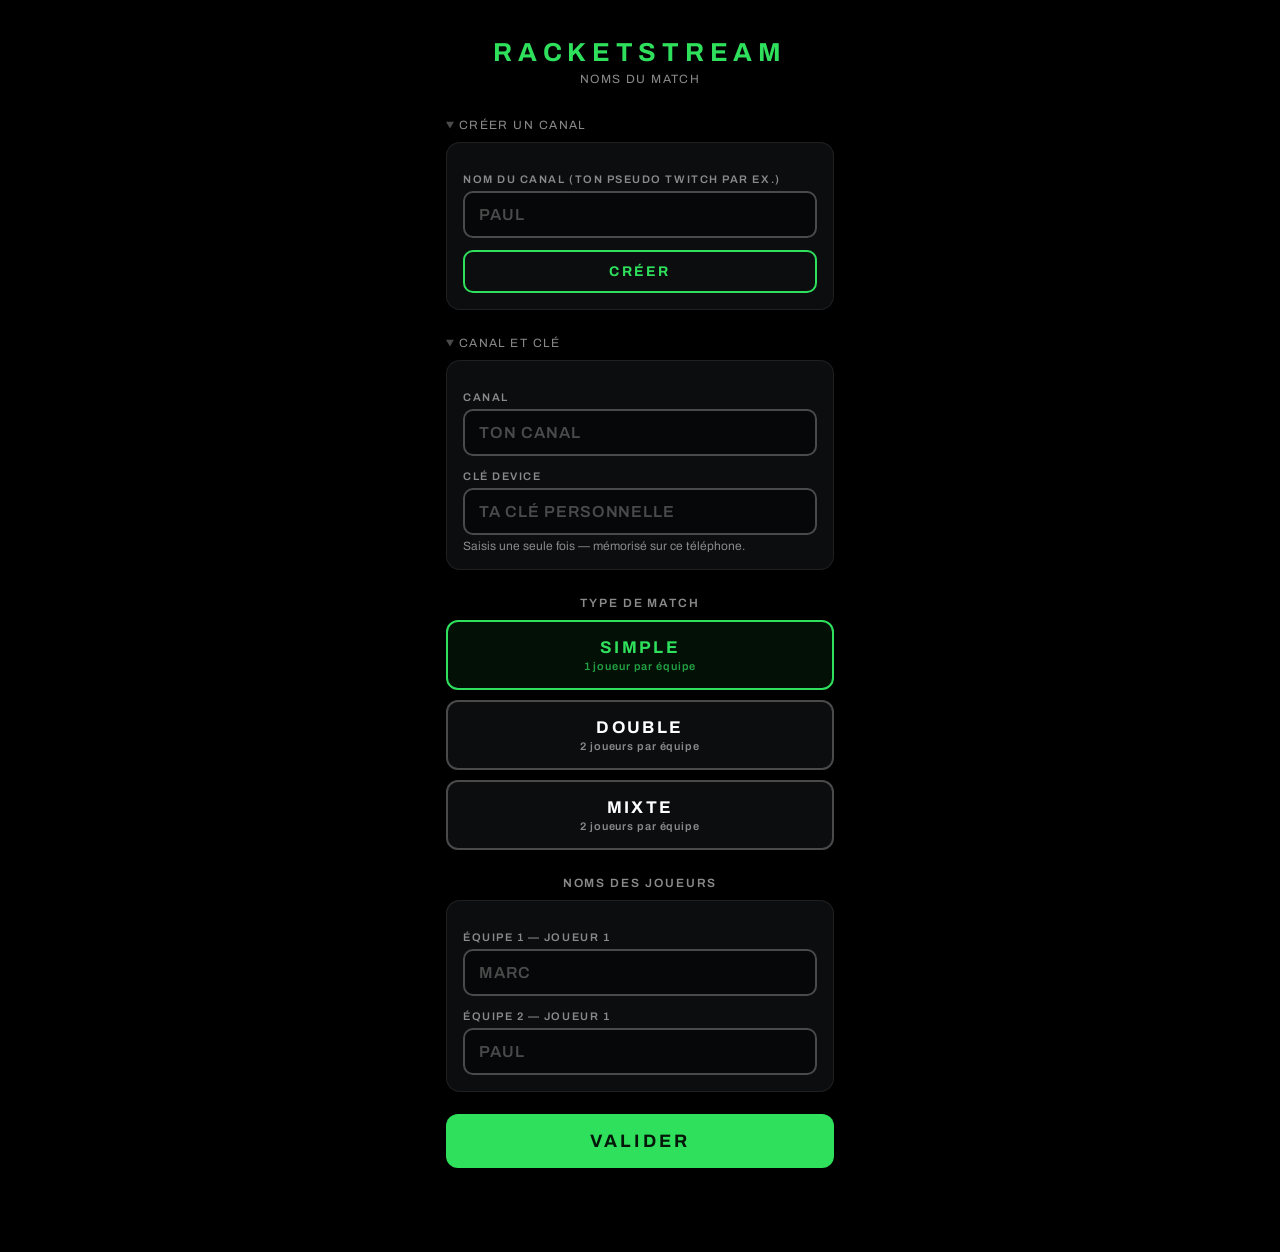
<file: portal/index.html>
<!doctype html>
<html lang="fr">
<head>
<meta charset="utf-8">
<meta name="viewport" content="width=device-width, initial-scale=1">
<title>RacketStream — Noms du match</title>
<link rel="preconnect" href="https://fonts.googleapis.com">
<link rel="preconnect" href="https://fonts.gstatic.com" crossorigin>
<link href="https://fonts.googleapis.com/css2?family=Archivo:wght@600;700&display=swap" rel="stylesheet">
<style>
  /* Portail RacketStream — le même langage visuel que l'écran de la montre :
     fond noir, vert #2FE05C, typographie Archivo, gros blocs tapables. */
  :root {
    --green: #2FE05C;
    --red: #E5484D;
    --grey: #8A8A8A;
    --dim: #4A4A4A;
    --txt: #FFFFFF;
  }
  html, body {
    margin: 0; padding: 0; background: #000; color: var(--txt);
    font-family: "Archivo", "Helvetica Neue", Arial, sans-serif;
    -webkit-text-size-adjust: 100%;
  }
  body { min-height: 100vh; display: flex; flex-direction: column; align-items: center; }
  .wrap { width: 100%; max-width: 420px; padding: 20px 16px 48px; box-sizing: border-box; }
  header { text-align: center; padding: 18px 0 6px; }
  .brand { color: var(--green); font-size: 26px; font-weight: 700; letter-spacing: 0.22em; }
  .sub { color: var(--grey); font-size: 12px; letter-spacing: 0.12em; text-transform: uppercase; margin-top: 6px; }
  h2 { color: var(--grey); font-size: 12px; font-weight: 600; letter-spacing: 0.16em; text-transform: uppercase; margin: 26px 0 10px; text-align: center; }
  .card { background: #0B0D0F; border: 1px solid rgba(255,255,255,0.08); border-radius: 14px; padding: 16px; }

  /* Tuiles de type — comme l'écran SETUP de la montre. */
  .tiles { display: flex; flex-direction: column; gap: 10px; }
  .tile {
    border: 2px solid var(--dim); border-radius: 12px; background: #0B0D0F;
    color: var(--txt); font-family: inherit; font-weight: 700; font-size: 17px;
    letter-spacing: 0.14em; padding: 16px; cursor: pointer; text-align: center;
    transition: border-color .15s, color .15s, background .15s;
  }
  .tile small { display: block; color: var(--grey); font-weight: 600; font-size: 11px; letter-spacing: 0.08em; margin-top: 3px; }
  .tile.on { border-color: var(--green); color: var(--green); background: rgba(47,224,92,0.07); }
  .tile.on small { color: rgba(47,224,92,0.7); }

  label { display: block; color: var(--grey); font-size: 11px; font-weight: 600; letter-spacing: 0.14em; text-transform: uppercase; margin: 14px 0 6px; }
  input {
    width: 100%; box-sizing: border-box; background: #060708; color: var(--txt);
    border: 2px solid var(--dim); border-radius: 10px; padding: 13px 14px;
    font-family: inherit; font-size: 16px; font-weight: 600; letter-spacing: 0.06em;
    text-transform: uppercase;
  }
  input:focus { outline: none; border-color: var(--green); }
  input::placeholder { color: var(--dim); }

  #validate {
    width: 100%; margin-top: 22px; background: var(--green); color: #04180A;
    border: none; border-radius: 12px; padding: 17px; cursor: pointer;
    font-family: inherit; font-size: 18px; font-weight: 700; letter-spacing: 0.18em;
  }
  .ghost {
    width: 100%; background: transparent; color: var(--green);
    border: 2px solid var(--green); border-radius: 10px; padding: 12px;
    cursor: pointer; font-family: inherit; font-size: 14px; font-weight: 700;
    letter-spacing: 0.16em;
  }
  .ghost:active { transform: translateY(1px); }
  #validate:active { transform: translateY(1px); }
  #validate[disabled] { opacity: 0.45; }

  #status { text-align: center; min-height: 22px; margin-top: 14px; font-size: 13px; font-weight: 600; letter-spacing: 0.08em; }
  #status.ok { color: var(--green); }
  #status.err { color: var(--red); }

  details { margin-top: 26px; }
  summary { color: var(--grey); font-size: 12px; letter-spacing: 0.12em; text-transform: uppercase; cursor: pointer; }
  summary::marker { color: var(--dim); }
  .muted { color: var(--grey); font-size: 12px; margin-top: 4px; }
</style>
</head>
<body>
<div class="wrap">
  <header>
    <div class="brand">RACKETSTREAM</div>
    <div class="sub">Noms du match</div>
  </header>

  <details open id="register">
    <summary>Créer un canal</summary>
    <div class="card" style="margin-top:10px">
      <label for="newChannel">Nom du canal (ton pseudo Twitch par ex.)</label>
      <input id="newChannel" maxlength="32" placeholder="paul" autocomplete="off">
      <button id="create" style="margin-top:12px" class="ghost">CRÉER</button>
      <div id="regOut" class="muted" style="display:none">
        <div style="margin-top:10px">Ta clé personnelle — <b>affichée une seule fois</b> :</div>
        <textarea id="regKey" readonly style="width:100%;box-sizing:border-box;background:#060708;color:var(--green);border:1px solid var(--dim);border-radius:8px;padding:10px;font-family:monospace;font-size:13px;margin-top:6px;height:64px"></textarea>
        <div style="margin-top:8px">Recopie-la maintenant. Elle alimente ce portail et les Réglages GCM de ta montre.</div>
      </div>
    </div>
  </details>

  <details open id="setup">
    <summary>Canal et clé</summary>
    <div class="card" style="margin-top:10px">
      <label for="channel">Canal</label>
      <input id="channel" placeholder="ton canal" autocomplete="off">
      <label for="key">Clé device</label>
      <input id="key" placeholder="ta clé personnelle" autocomplete="off">
      <div class="muted">Saisis une seule fois — mémorisé sur ce téléphone.</div>
    </div>
  </details>

  <h2>Type de match</h2>
  <div class="tiles">
    <button class="tile on" data-format="simple">SIMPLE<small>1 joueur par équipe</small></button>
    <button class="tile" data-format="double">DOUBLE<small>2 joueurs par équipe</small></button>
    <button class="tile" data-format="mixte">MIXTE<small>2 joueurs par équipe</small></button>
  </div>

  <h2>Noms des joueurs</h2>
  <div class="card">
    <label for="name1">Équipe 1 — joueur 1</label>
    <input id="name1" maxlength="24" placeholder="MARC" autocomplete="off">
    <div id="b1">
      <label for="name1b">Équipe 1 — joueur 2</label>
      <input id="name1b" maxlength="24" placeholder="JULES" autocomplete="off">
    </div>
    <label for="name2">Équipe 2 — joueur 1</label>
    <input id="name2" maxlength="24" placeholder="PAUL" autocomplete="off">
    <div id="b2">
      <label for="name2b">Équipe 2 — joueur 2</label>
      <input id="name2b" maxlength="24" placeholder="HUGO" autocomplete="off">
    </div>
  </div>

  <button id="validate">VALIDER</button>
  <div id="status"></div>
</div>

<script>
  // Portail des noms — zéro framework, une seule requête au backend.
  // GET  /names?channel=…  (public)  → pré-remplissage
  // POST /names  (X-Device-Key)      → enregistrement
  const SUPABASE = "https://bzdbnptnubkkagmmxhyi.supabase.co";
  const $ = (id) => document.getElementById(id);
  const LS = "badscore-portal";

  let format = "simple";

  // --- pré-remplissage depuis localStorage ---
  try {
    const saved = JSON.parse(localStorage.getItem(LS) || "{}");
    if (saved.channel) $("channel").value = saved.channel;
    if (saved.key) $("key").value = saved.key;
  } catch { /* premier lancement */ }

  // --- tuiles de type ---
  // Simple = UN joueur par équipe : les partenaires disparaissent entièrement.
  function applyFormat() {
    const dbl = format !== "simple";
    $("b1").style.display = dbl ? "block" : "none";
    $("b2").style.display = dbl ? "block" : "none";
    document.querySelectorAll(".tile").forEach((x) => x.classList.toggle("on", x.dataset.format === format));
  }
  document.querySelectorAll(".tile").forEach((t) => t.addEventListener("click", () => {
    format = t.dataset.format;
    applyFormat();
  }));
  applyFormat();

  // --- pré-remplir les noms si canal connu ---
  async function loadNames() {
    const channel = $("channel").value.trim();
    if (!channel) return;
    try {
      const res = await fetch(`${SUPABASE}/functions/v1/names?channel=${encodeURIComponent(channel)}`);
      if (!res.ok) return;
      const n = await res.json();
      $("name1").value = n.name1 || "";
      $("name1b").value = n.name1b || "";
      $("name2").value = n.name2 || "";
      $("name2b").value = n.name2b || "";
      format = n.format || "simple";
      applyFormat();
    } catch { /* hors ligne : champs vides */ }
  }
  $("channel").addEventListener("change", loadNames);
  loadNames();

  // --- créer un canal ---
  $("create").addEventListener("click", async () => {
    const channel = $("newChannel").value.trim();
    if (!channel) { status("Choisis un nom de canal", "err"); return; }
    $("create").disabled = true;
    status("Création…");
    try {
      const res = await fetch(`${SUPABASE}/functions/v1/register`, {
        method: "POST",
        headers: { "Content-Type": "application/json" },
        body: JSON.stringify({ channel }),
      });
      if (res.ok) {
        const data = await res.json();
        $("regKey").value = data.key;
        $("regOut").style.display = "block";
        $("channel").value = data.channel;
        $("key").value = data.key;
        localStorage.setItem(LS, JSON.stringify({ channel: data.channel, key: data.key }));
        status("Canal créé ✓", "ok");
        $("setup").open = true;
        loadNames();
      } else if (res.status === 409) {
        status("Canal déjà pris — choisis-en un autre", "err");
      } else {
        status("Erreur " + res.status + " — réessaie", "err");
      }
    } catch {
      status("Réseau indisponible — réessaie", "err");
    }
    $("create").disabled = false;
  });

  // --- valider ---
  function status(msg, cls) {
    const s = $("status");
    s.textContent = msg;
    s.className = cls || "";
  }

  $("validate").addEventListener("click", async () => {
    const channel = $("channel").value.trim();
    const key = $("key").value.trim();
    const body = {
      format,
      name1: $("name1").value.trim(),
      name1b: $("name1b").value.trim(),
      name2: $("name2").value.trim(),
      name2b: $("name2b").value.trim(),
    };
    if (!channel || !key) { status("Canal et clé requis", "err"); return; }
    if (format !== "simple" && (!body.name1b || !body.name2b)) { status("Partenaires requis en double/mixte", "err"); return; }
    $("validate").disabled = true;
    status("Enregistrement…");
    try {
      const res = await fetch(`${SUPABASE}/functions/v1/names`, {
        method: "POST",
        headers: { "X-Device-Key": key, "Content-Type": "application/json" },
        body: JSON.stringify(body),
      });
      if (res.ok) {
        localStorage.setItem(LS, JSON.stringify({ channel, key }));
        status("ENREGISTRÉ ✓ — le chat et l'overlay suivent dès le prochain point", "ok");
      } else if (res.status === 401) {
        status("Clé refusée (401) — recopie-la depuis le portail d'enregistrement", "err");
      } else {
        status("Erreur " + res.status + " — réessaie", "err");
      }
    } catch {
      status("Réseau indisponible — réessaie", "err");
    }
    $("validate").disabled = false;
  });
</script>
</body>
</html>
</file>
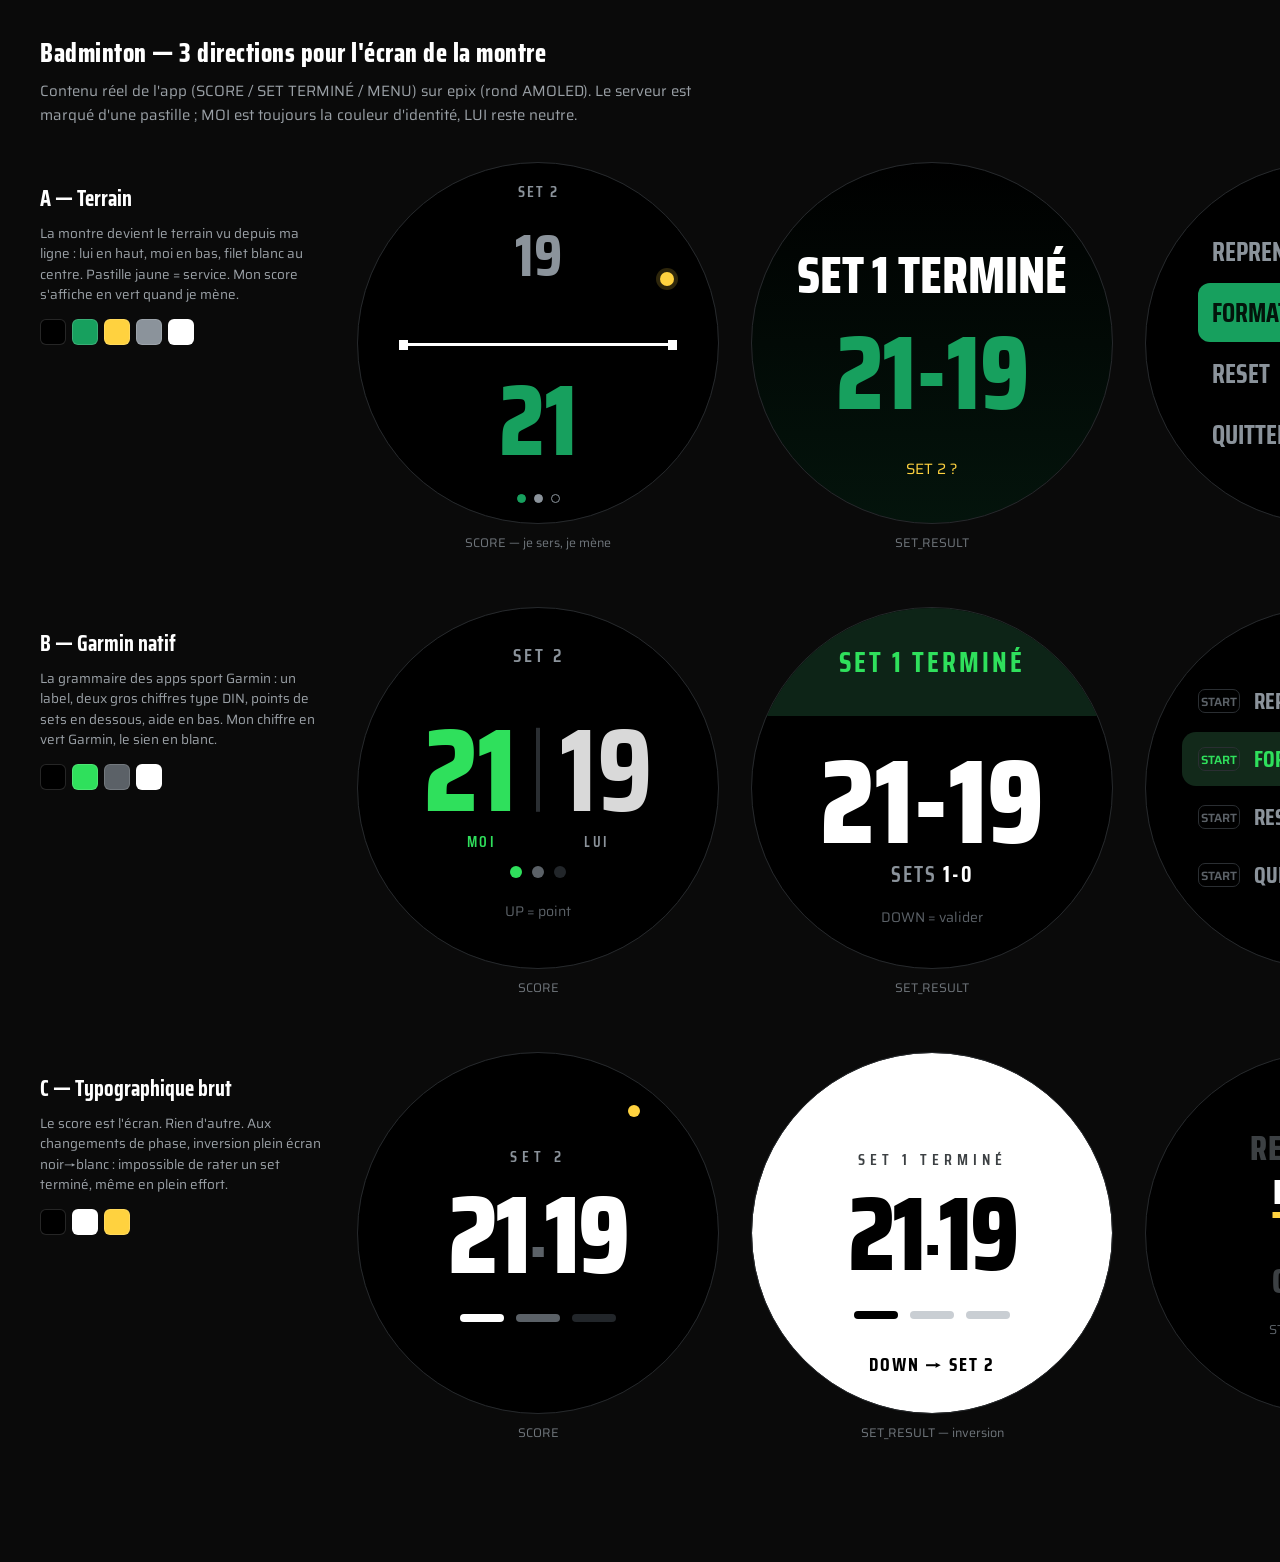
<file: docs/superpowers/notes/design-b-garmin-natif.html>
<!DOCTYPE html>
<html lang="fr">
<head>
<meta charset="utf-8">
<title>Badminton — 3 directions visuelles</title>
<link rel="preconnect" href="https://fonts.googleapis.com">
<link href="https://fonts.googleapis.com/css2?family=Saira+Condensed:wght@500;700;800&family=Saira:wght@400;600&display=swap" rel="stylesheet">
<style>
  :root{
    --bg:#0a0a0a;
    --watch:#000;
    --white:#ffffff;
    --grey:#8b939b;
    --green:#17a05e;      /* vert court BWF */
    --green-garmin:#2fe05c;
    --yellow:#ffd23f;     /* plume de volant */
    --row: 360px;         /* diamètre montre */
  }
  *{box-sizing:border-box;margin:0;padding:0}
  body{background:var(--bg);color:#c9ced3;font-family:'Saira',sans-serif;padding:32px 40px 64px}
  h1{font-family:'Saira Condensed';font-weight:800;font-size:26px;color:#fff;letter-spacing:.5px}
  p.intro{max-width:70ch;margin:6px 0 36px;font-size:15px;color:#9aa0a6}
  .dir{display:flex;align-items:flex-start;gap:28px;margin-bottom:56px}
  .dirinfo{width:290px;flex:none;padding-top:18px}
  .dirinfo .tag{font-family:'Saira Condensed';font-weight:700;font-size:22px;color:#fff}
  .dirinfo p{font-size:13.5px;line-height:1.5;color:#9aa0a6;margin-top:8px}
  .dirinfo .swatches{display:flex;gap:6px;margin-top:14px}
  .sw{width:26px;height:26px;border-radius:6px;border:1px solid rgba(255,255,255,.15)}
  .watches{display:flex;gap:34px}
  .watch{
    width:var(--row);height:var(--row);border-radius:50%;
    background:var(--watch);flex:none;position:relative;overflow:hidden;
    outline:1px solid #26292c;
  }
  .caption{width:var(--row);text-align:center;font-size:12.5px;color:#6f757b;margin-top:10px}

  /* ============ DIRECTION A — TERRAIN ============ */
  .a .half-top{position:absolute;left:0;right:0;top:0;height:46%;display:flex;align-items:center;justify-content:center;padding-top:18px}
  .a .half-bot{position:absolute;left:0;right:0;bottom:0;height:46%;display:flex;align-items:center;justify-content:center;padding-bottom:40px}
  .a .net{position:absolute;left:12%;right:12%;top:50%;height:3px;background:var(--white)}
  .a .net::before,.a .net::after{content:"";position:absolute;top:-3.5px;width:9px;height:10px;background:var(--white)}
  .a .net::before{left:-2px}.a .net::after{right:-2px}
  .a .opp{font-family:'Saira Condensed';font-weight:700;font-size:60px;color:var(--grey);line-height:1}
  .a .me{font-family:'Saira Condensed';font-weight:800;font-size:100px;color:var(--white);line-height:.9}
  .a .me.is-lead{color:var(--green)}
  .a .serve{position:absolute;width:14px;height:14px;border-radius:50%;background:var(--yellow);box-shadow:0 0 0 4px rgba(255,210,63,.18)}
  .a .serve.top{top:calc(50% - 7px - 64px);right:44px}
  .a .serve.bot{bottom:calc(50% - 7px - 64px);right:44px}
  .a .setline{position:absolute;left:0;right:0;bottom:20px;display:flex;justify-content:center;gap:8px}
  .a .dot{width:9px;height:9px;border-radius:50%;border:1.5px solid var(--grey)}
  .a .dot.won{background:var(--green);border-color:var(--green)}
  .a .dot.lost{background:var(--grey);border-color:var(--grey)}
  .a .setlabel{position:absolute;top:16px;left:0;right:0;text-align:center;font-family:'Saira Condensed';font-weight:600;font-size:16px;letter-spacing:2px;color:var(--grey)}
  /* A — set result */
  .a2{background:linear-gradient(0deg,#04140c,#000)}
  .a2 .bigset{position:absolute;left:0;right:0;top:24%;text-align:center;font-family:'Saira Condensed';font-weight:800;font-size:52px;color:var(--white);line-height:1}
  .a2 .sub{position:absolute;left:0;right:0;top:44%;text-align:center}
  .a2 .sub .n{font-family:'Saira Condensed';font-weight:800;font-size:104px;color:var(--green);line-height:1}
  .a2 .sub .l{font-family:'Saira Condensed';font-weight:600;font-size:18px;letter-spacing:3px;color:var(--grey)}
  .a2 .next{position:absolute;left:0;right:0;bottom:42px;text-align:center;font-size:15px;color:var(--yellow)}
  /* A — menu */
  .a3 .menu{position:absolute;inset:0;padding:36px 52px;display:flex;flex-direction:column;justify-content:center;gap:2px}
  .a3 .mi{font-family:'Saira Condensed';font-weight:700;font-size:26px;color:var(--grey);padding:9px 14px;border-radius:12px}
  .a3 .mi.sel{background:var(--green);color:#03140b}
  /* ============ DIRECTION B — GARMIN NATIF ============ */
  .b .top{position:absolute;top:32px;left:0;right:0;text-align:center;font-family:'Saira Condensed';font-weight:600;font-size:19px;letter-spacing:3px;color:var(--grey)}
  .b .score{position:absolute;top:50%;left:0;right:0;transform:translateY(-68%);display:flex;justify-content:center;align-items:center;gap:20px}
  .b .n-me{font-family:'Saira Condensed';font-weight:800;font-size:118px;color:var(--green-garmin);line-height:.85}
  .b .n-op{font-family:'Saira Condensed';font-weight:700;font-size:118px;color:var(--white);line-height:.85;opacity:.85}
  .b .sep{width:4px;height:84px;background:#2a2e32}
  .b .who{position:absolute;top:calc(50% + 42px);left:0;right:0;display:flex;justify-content:center;gap:88px;font-family:'Saira Condensed';font-weight:600;font-size:15px;letter-spacing:2.5px}
  .b .who .m{color:var(--green-garmin)} .b .who .l{color:var(--grey)}
  .b .sets{position:absolute;top:calc(50% + 78px);left:0;right:0;display:flex;justify-content:center;gap:10px}
  .b .sd{width:12px;height:12px;border-radius:50%;background:#22262a}
  .b .sd.me{background:var(--green-garmin)} .b .sd.op{background:#5b6167}
  .b .hint{position:absolute;bottom:46px;left:0;right:0;text-align:center;font-size:14px;color:#5b6167}
  /* B — set result */
  .b2 .banner{position:absolute;top:0;left:0;right:0;height:30%;background:#0d2417;display:flex;align-items:center;justify-content:center}
  .b2 .banner span{font-family:'Saira Condensed';font-weight:700;font-size:28px;letter-spacing:3px;color:var(--green-garmin)}
  .b2 .score2{position:absolute;top:39%;left:0;right:0;text-align:center;font-family:'Saira Condensed';font-weight:800;font-size:120px;color:#fff;line-height:.9}
  .b2 .setsline{position:absolute;bottom:76px;left:0;right:0;text-align:center;font-family:'Saira Condensed';font-weight:600;font-size:22px;letter-spacing:2px;color:var(--grey)}
  .b2 .setsline b{color:var(--white)}
  .b2 .hint{position:absolute;bottom:40px;left:0;right:0;text-align:center;font-size:14px;color:#5b6167}
  /* B — menu */
  .b3 .rows{position:absolute;inset:0;padding:26px 36px;display:flex;flex-direction:column;justify-content:center;gap:4px}
  .b3 .r{display:flex;align-items:center;gap:14px;padding:9px 16px;border-radius:14px;font-family:'Saira Condensed';font-weight:700;font-size:23px;color:var(--grey)}
  .b3 .r.sel{background:#12291a;color:var(--green-garmin)}
  .b3 .r.sel .k{color:var(--green-garmin)}
  .b3 .k{font-family:'Saira';font-weight:600;font-size:12px;width:42px;height:24px;border:1.5px solid #2a2e32;border-radius:7px;display:inline-flex;align-items:center;justify-content:center;color:#5b6167;flex:none}
  /* ============ DIRECTION C — TYPO BRUT ============ */
  .c{display:flex;align-items:center;justify-content:center}
  .c .stack{position:absolute;inset:0;display:flex;flex-direction:column;align-items:center;justify-content:center}
  .c .tiny{font-family:'Saira Condensed';font-weight:600;font-size:16px;letter-spacing:5px;color:var(--grey);margin-bottom:16px}
  .c .huge{font-family:'Saira Condensed';font-weight:800;font-size:110px;color:var(--white);line-height:.9;letter-spacing:-2px}
  .c .huge .me-c{color:var(--white)}
  .c .bars{display:flex;gap:12px;margin-top:30px;align-items:center}
  .c .bar{height:8px;width:44px;border-radius:4px;background:#22262a}
  .c .bar.m{background:var(--white)}
  .c .bar.l{background:#5b6167}
  .c .sv{position:absolute;top:52px;right:78px;width:12px;height:12px;border-radius:50%;background:var(--yellow)}
  /* C — set result (inversion plein écran) */
  .c2{background:var(--white)}
  .c2 .tiny{color:#3c4043}
  .c2 .huge{color:#000;font-size:104px}
  .c2 .bars .bar{background:#c9ced3}
  .c2 .bar.m{background:#000}
  .c2 .next{position:absolute;bottom:34px;left:0;right:0;text-align:center;font-family:'Saira Condensed';font-weight:700;font-size:19px;letter-spacing:2px;color:#000}
  /* C — menu */
  .c3{flex-direction:column}
  .c3 .stack{gap:2px}
  .c3 .mi{font-family:'Saira Condensed';font-weight:800;font-size:34px;color:#3c4043;line-height:1.25;letter-spacing:1px}
  .c3 .mi.sel{color:var(--white);text-decoration:underline;text-decoration-color:var(--yellow);text-decoration-thickness:6px;text-underline-offset:8px}
  .c3 .k{font-size:13px;font-family:'Saira';color:#5b6167;margin-top:14px}
</style>
</head>
<body>
<h1>Badminton — 3 directions pour l'écran de la montre</h1>
<p class="intro">Contenu réel de l'app (SCORE / SET TERMINÉ / MENU) sur epix (rond AMOLED). Le serveur est marqué d'une pastille ; MOI est toujours la couleur d'identité, LUI reste neutre.</p>

<!-- ================= DIRECTION A ================= -->
<div class="dir">
  <div class="dirinfo">
    <div class="tag">A — Terrain</div>
    <p>La montre devient le terrain vu depuis ma ligne : lui en haut, moi en bas, filet blanc au centre. Pastille jaune = service. Mon score s'affiche en vert quand je mène.</p>
    <div class="swatches">
      <div class="sw" style="background:#000"></div>
      <div class="sw" style="background:#17a05e"></div>
      <div class="sw" style="background:#ffd23f"></div>
      <div class="sw" style="background:#8b939b"></div>
      <div class="sw" style="background:#fff"></div>
    </div>
  </div>
  <div class="watches">
    <div>
      <div class="watch a">
        <div class="setlabel">SET 2</div>
        <div class="serve top"></div>
        <div class="half-top"><div class="opp">19</div></div>
        <div class="net"></div>
        <div class="half-bot"><div class="me is-lead">21</div></div>
        <div class="setline"><div class="dot won"></div><div class="dot lost"></div><div class="dot"></div></div>
      </div>
      <div class="caption">SCORE — je sers, je mène</div>
    </div>
    <div>
      <div class="watch a a2">
        <div class="bigset">SET 1 TERMINÉ</div>
        <div class="sub"><div class="n">21-19</div></div>
        <div class="next">SET 2 ?</div>
      </div>
      <div class="caption">SET_RESULT</div>
    </div>
    <div>
      <div class="watch a a3">
        <div class="menu">
          <div class="mi">REPRENDRE</div>
          <div class="mi sel">FORMAT</div>
          <div class="mi">RESET</div>
          <div class="mi">QUITTER</div>
        </div>
      </div>
      <div class="caption">MENU</div>
    </div>
  </div>
</div>

<!-- ================= DIRECTION B ================= -->
<div class="dir">
  <div class="dirinfo">
    <div class="tag">B — Garmin natif</div>
    <p>La grammaire des apps sport Garmin : un label, deux gros chiffres type DIN, points de sets en dessous, aide en bas. Mon chiffre en vert Garmin, le sien en blanc.</p>
    <div class="swatches">
      <div class="sw" style="background:#000"></div>
      <div class="sw" style="background:#2fe05c"></div>
      <div class="sw" style="background:#5b6167"></div>
      <div class="sw" style="background:#fff"></div>
    </div>
  </div>
  <div class="watches">
    <div>
      <div class="watch b">
        <div class="top">SET 2</div>
        <div class="score"><div class="n-me">21</div><div class="sep"></div><div class="n-op">19</div></div>
        <div class="who"><span class="m">MOI</span><span class="l">LUI</span></div>
        <div class="sets"><div class="sd me"></div><div class="sd op"></div><div class="sd"></div></div>
        <div class="hint">UP = point</div>
      </div>
      <div class="caption">SCORE</div>
    </div>
    <div>
      <div class="watch b b2">
        <div class="banner"><span>SET 1 TERMINÉ</span></div>
        <div class="score2">21-19</div>
        <div class="setsline">SETS <b>1-0</b></div>
        <div class="hint">DOWN = valider</div>
      </div>
      <div class="caption">SET_RESULT</div>
    </div>
    <div>
      <div class="watch b b3">
        <div class="rows">
          <div class="r"><span class="k">START</span>REPRENDRE</div>
          <div class="r sel"><span class="k">START</span>FORMAT</div>
          <div class="r"><span class="k">START</span>RESET</div>
          <div class="r"><span class="k">START</span>QUITTER</div>
        </div>
      </div>
      <div class="caption">MENU</div>
    </div>
  </div>
</div>

<!-- ================= DIRECTION C ================= -->
<div class="dir">
  <div class="dirinfo">
    <div class="tag">C — Typographique brut</div>
    <p>Le score est l'écran. Rien d'autre. Aux changements de phase, inversion plein écran noir→blanc : impossible de rater un set terminé, même en plein effort.</p>
    <div class="swatches">
      <div class="sw" style="background:#000"></div>
      <div class="sw" style="background:#fff"></div>
      <div class="sw" style="background:#ffd23f"></div>
    </div>
  </div>
  <div class="watches">
    <div>
      <div class="watch c">
        <div class="sv"></div>
        <div class="stack">
          <div class="tiny">SET 2</div>
          <div class="huge">21<span style="color:#5b6167;font-size:64%">·</span>19</div>
          <div class="bars"><div class="bar m"></div><div class="bar l"></div><div class="bar"></div></div>
        </div>
      </div>
      <div class="caption">SCORE</div>
    </div>
    <div>
      <div class="watch c c2">
        <div class="stack">
          <div class="tiny">SET 1 TERMINÉ</div>
          <div class="huge">21<span style="font-size:64%">·</span>19</div>
          <div class="bars"><div class="bar m"></div><div class="bar l"></div><div class="bar"></div></div>
        </div>
        <div class="next">DOWN → SET 2</div>
      </div>
      <div class="caption">SET_RESULT — inversion</div>
    </div>
    <div>
      <div class="watch c c3">
        <div class="stack">
          <div class="mi">REPRENDRE</div>
          <div class="mi sel">FORMAT</div>
          <div class="mi">RESET</div>
          <div class="mi">QUITTER</div>
          <div class="k">START pour choisir</div>
        </div>
      </div>
      <div class="caption">MENU</div>
    </div>
  </div>
</div>

</body>
</html>
</file>
